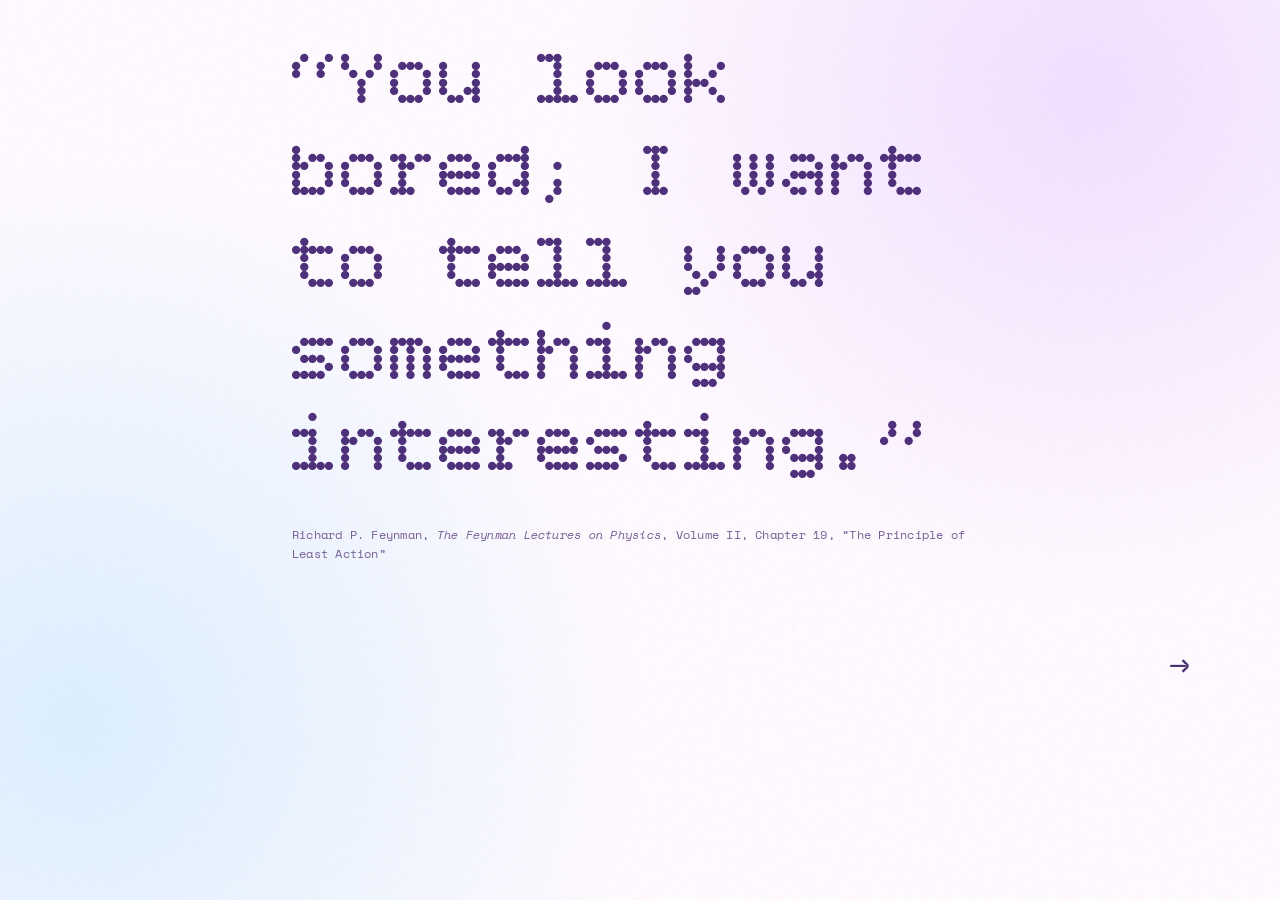
<file: index.html>
<!DOCTYPE html>
<html lang="en">
<head>
<meta charset="utf-8">
<meta name="viewport" content="width=device-width,initial-scale=1">
<title>ultraviolet lectures</title>
<link rel="stylesheet" href="style.css">
</head>
<body class="home1">
<div class="grain"></div>
<main>
<section class="field">
<article class="qbig">
<blockquote>“You look bored; I want to tell you something interesting.”</blockquote>
<div class="meta">Richard P. Feynman, <cite>The Feynman Lectures on Physics</cite>, Volume II, Chapter 19, “The Principle of Least Action”</div>
</article>
</section>
<nav class="pn home-pn">
<a class="right" href="index2.html">→</a>
</nav>
</main>
</body>
</html>
</file>
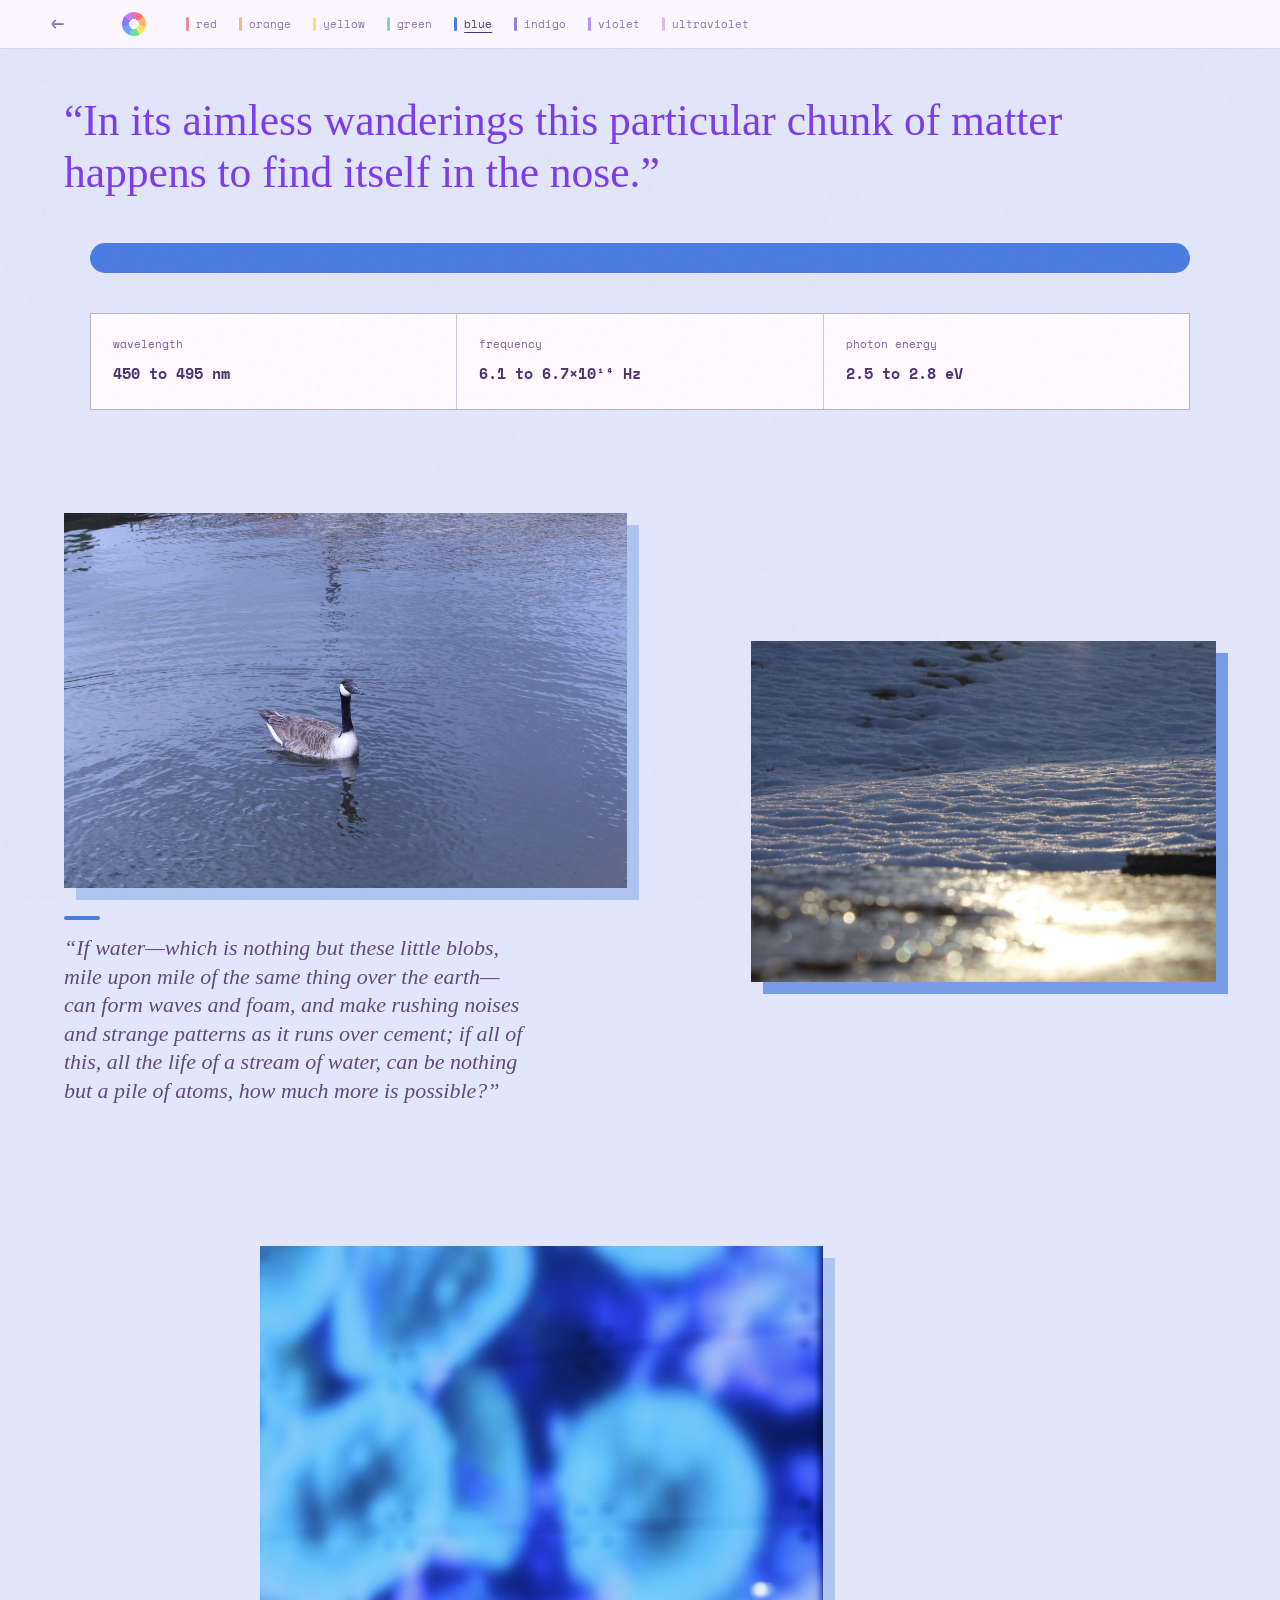
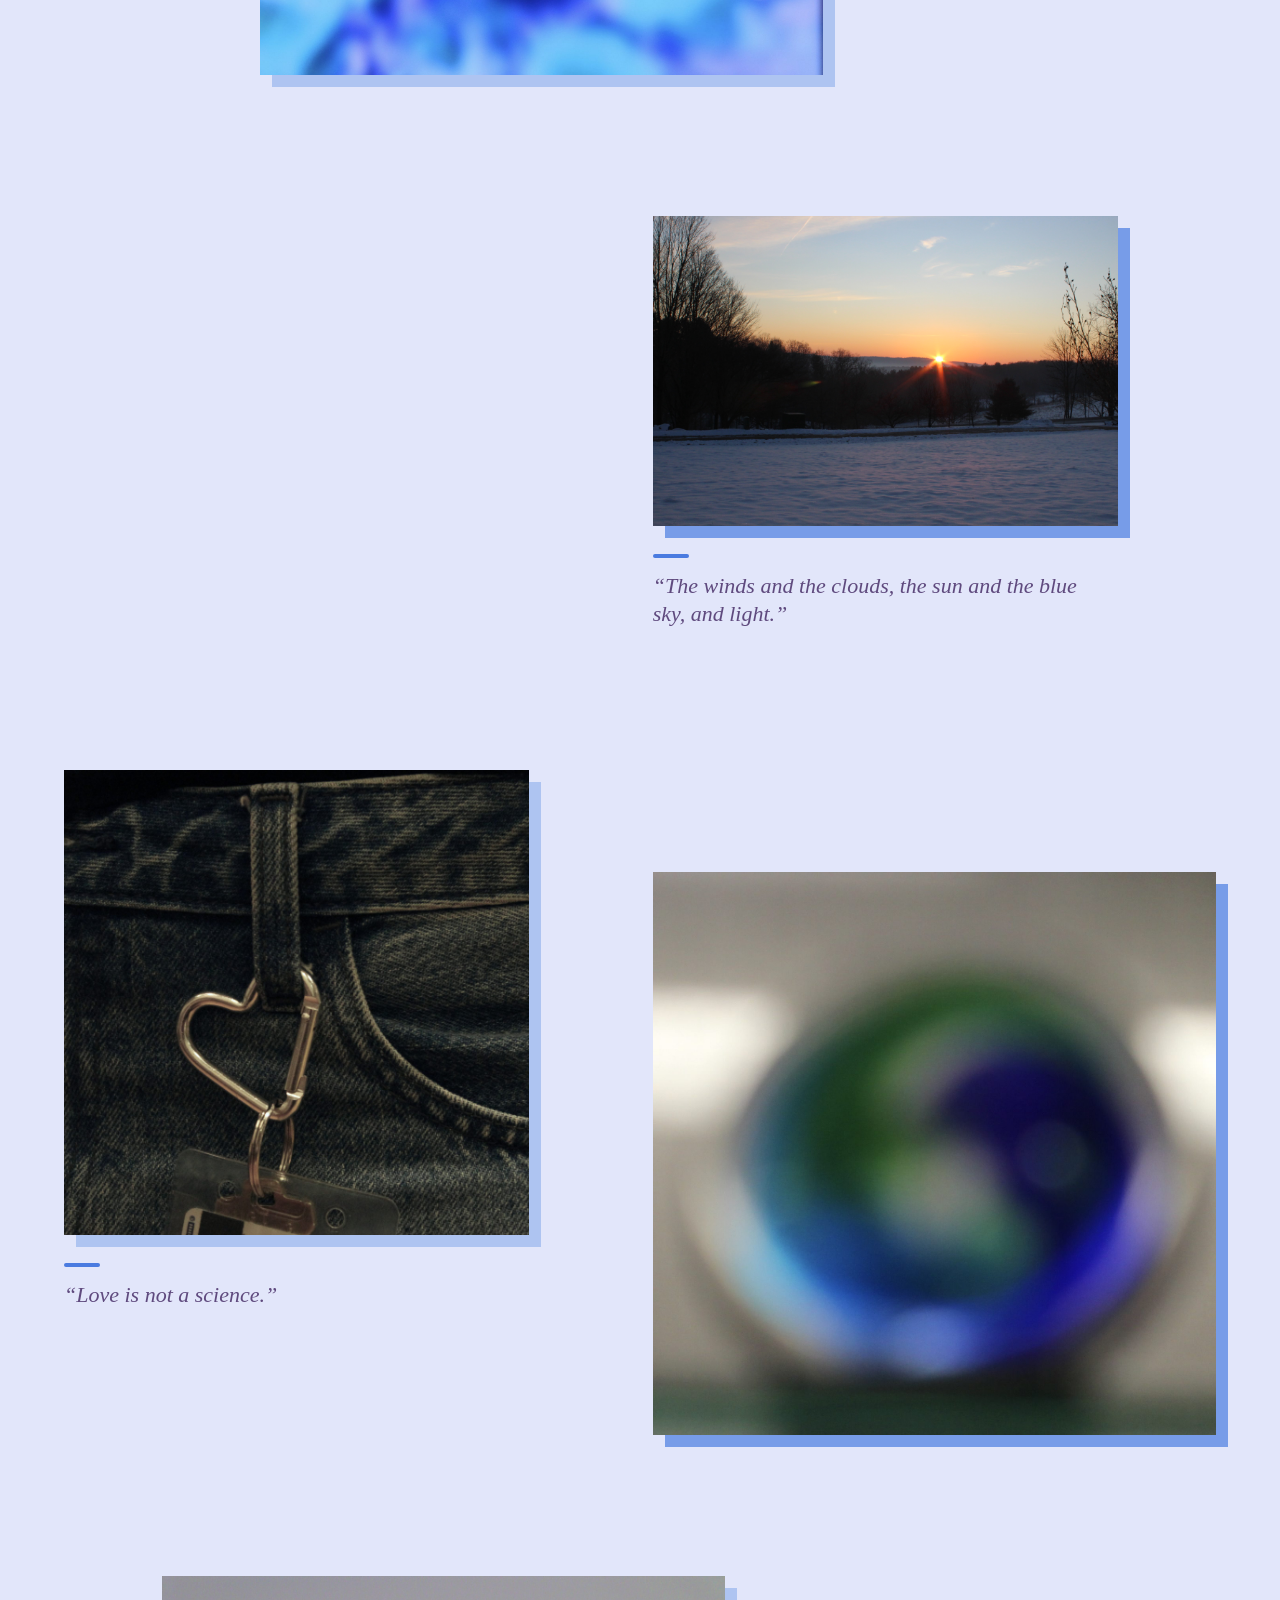
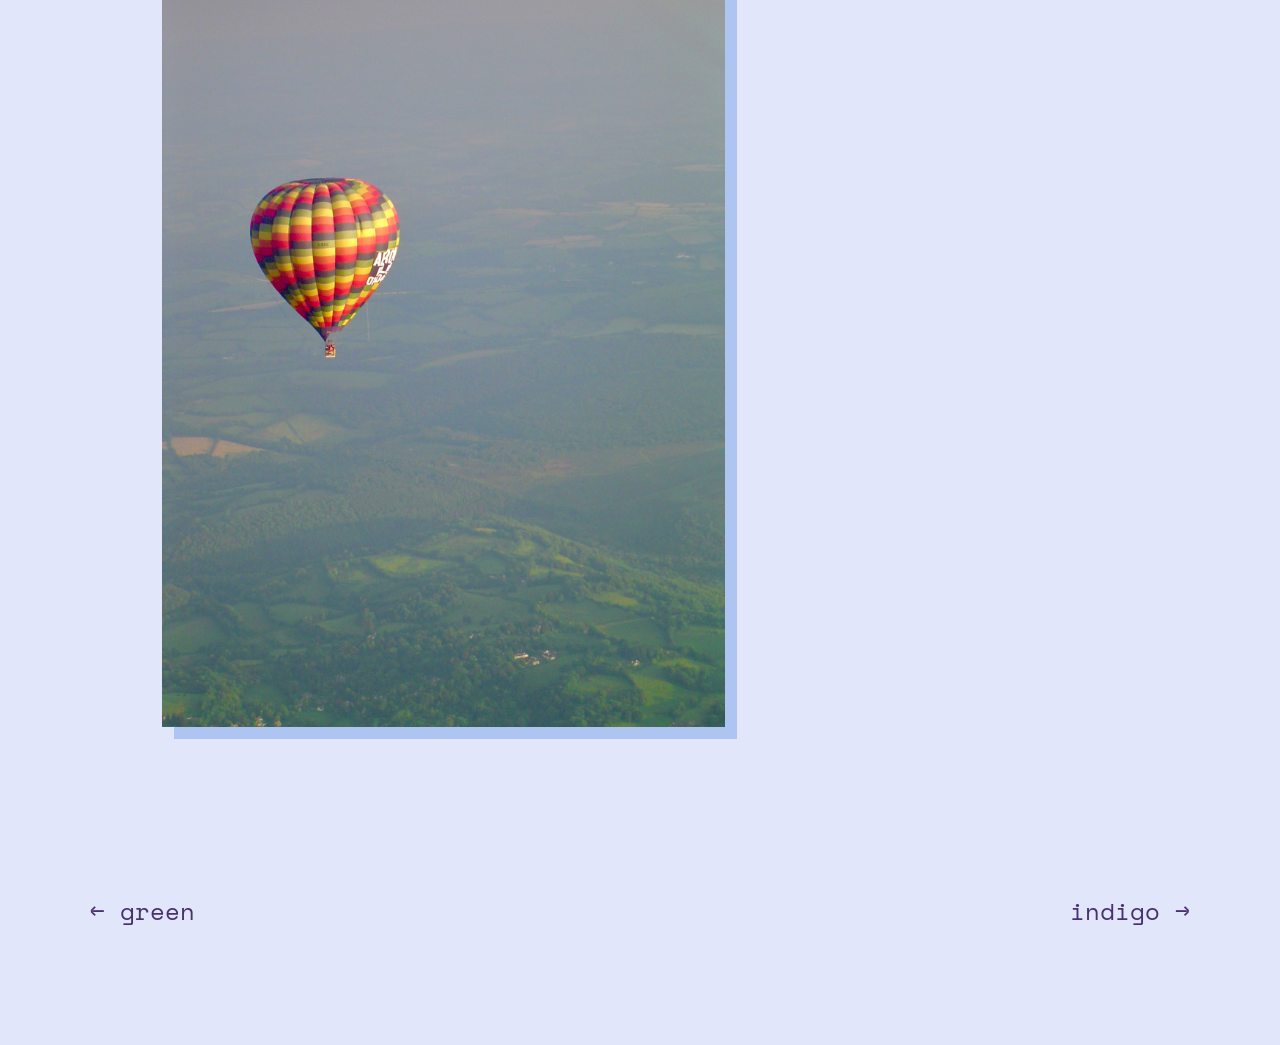
<file: blue.html>
<!DOCTYPE html>
<html lang="en">
<head>
<meta charset="utf-8">
<meta name="viewport" content="width=device-width,initial-scale=1">
<title>Blue: ultraviolet lectures</title>
<link rel="stylesheet" href="style.css">
</head>
<body class="band" style="--c:#4a7be0">
<div class="grain"></div>
<nav class="strip">
<a class="home" href="index2.html" title="Back to Home">←</a>
<a class="wheel" href="radiation.html" title="Radiation"></a>
<a href="red.html"><i style="background:#e0526a"></i>red</a>
<a href="orange.html"><i style="background:#f59a4b"></i>orange</a>
<a href="yellow.html"><i style="background:#f2d44e"></i>yellow</a>
<a href="green.html"><i style="background:#4fc08d"></i>green</a>
<a class="on" href="blue.html"><i style="background:#4a7be0"></i>blue</a>
<a href="indigo.html"><i style="background:#5a43b8"></i>indigo</a>
<a href="violet.html"><i style="background:#9b5ae0"></i>violet</a>
<a href="ultraviolet.html"><i style="background:#c4a2f0"></i>ultraviolet</a>
</nav>
<main>
<blockquote class="opening-quote">“In its aimless wanderings this particular chunk of matter happens to find itself in the nose.”</blockquote>

<section class="rail-wrap">
<div class="swatch"></div>
<div class="read three">
<div><span>wavelength</span><strong>450 to 495 nm</strong></div>
<div><span>frequency</span><strong>6.1 to 6.7×10¹⁴ Hz</strong></div>
<div><span>photon energy</span><strong>2.5 to 2.8 eV</strong></div>
</div>
</section>

<section class="notes">
<figure class="note">
<img src="images/duck.jpg" alt="duck.jpg" loading="lazy">
<figcaption>“If water—which is nothing but these little blobs, mile upon mile of the same thing over the earth—can form waves and foam, and make rushing noises and strange patterns as it runs over cement; if all of this, all the life of a stream of water, can be nothing but a pile of atoms, how much more is possible?”</figcaption>
</figure>
<figure class="note">
<img src="images/snow.jpg" alt="snow.jpg" loading="lazy">
</figure>
<figure class="note">
<img src="images/bect.jpg" alt="bect.jpg" loading="lazy">
</figure>
<figure class="note">
<img src="images/cold.JPG" alt="cold.JPG" loading="lazy">
<figcaption>“The winds and the clouds, the sun and the blue sky, and light.”</figcaption>
</figure>
<figure class="note">
<img src="images/love.jpg" alt="love.jpg" loading="lazy">
<figcaption>“Love is not a science.”</figcaption>
</figure>
<figure class="note">
<img src="images/flor.jpg" alt="flor.jpg" loading="lazy">
</figure>
<figure class="note">
<img src="images/balloon.jpg" alt="balloon.jpg" loading="lazy">
</figure>
</section>

<nav class="pn">
<a href="green.html">← green</a>
<a href="indigo.html">indigo →</a>
</nav>
</main>
</body>
</html>
</file>
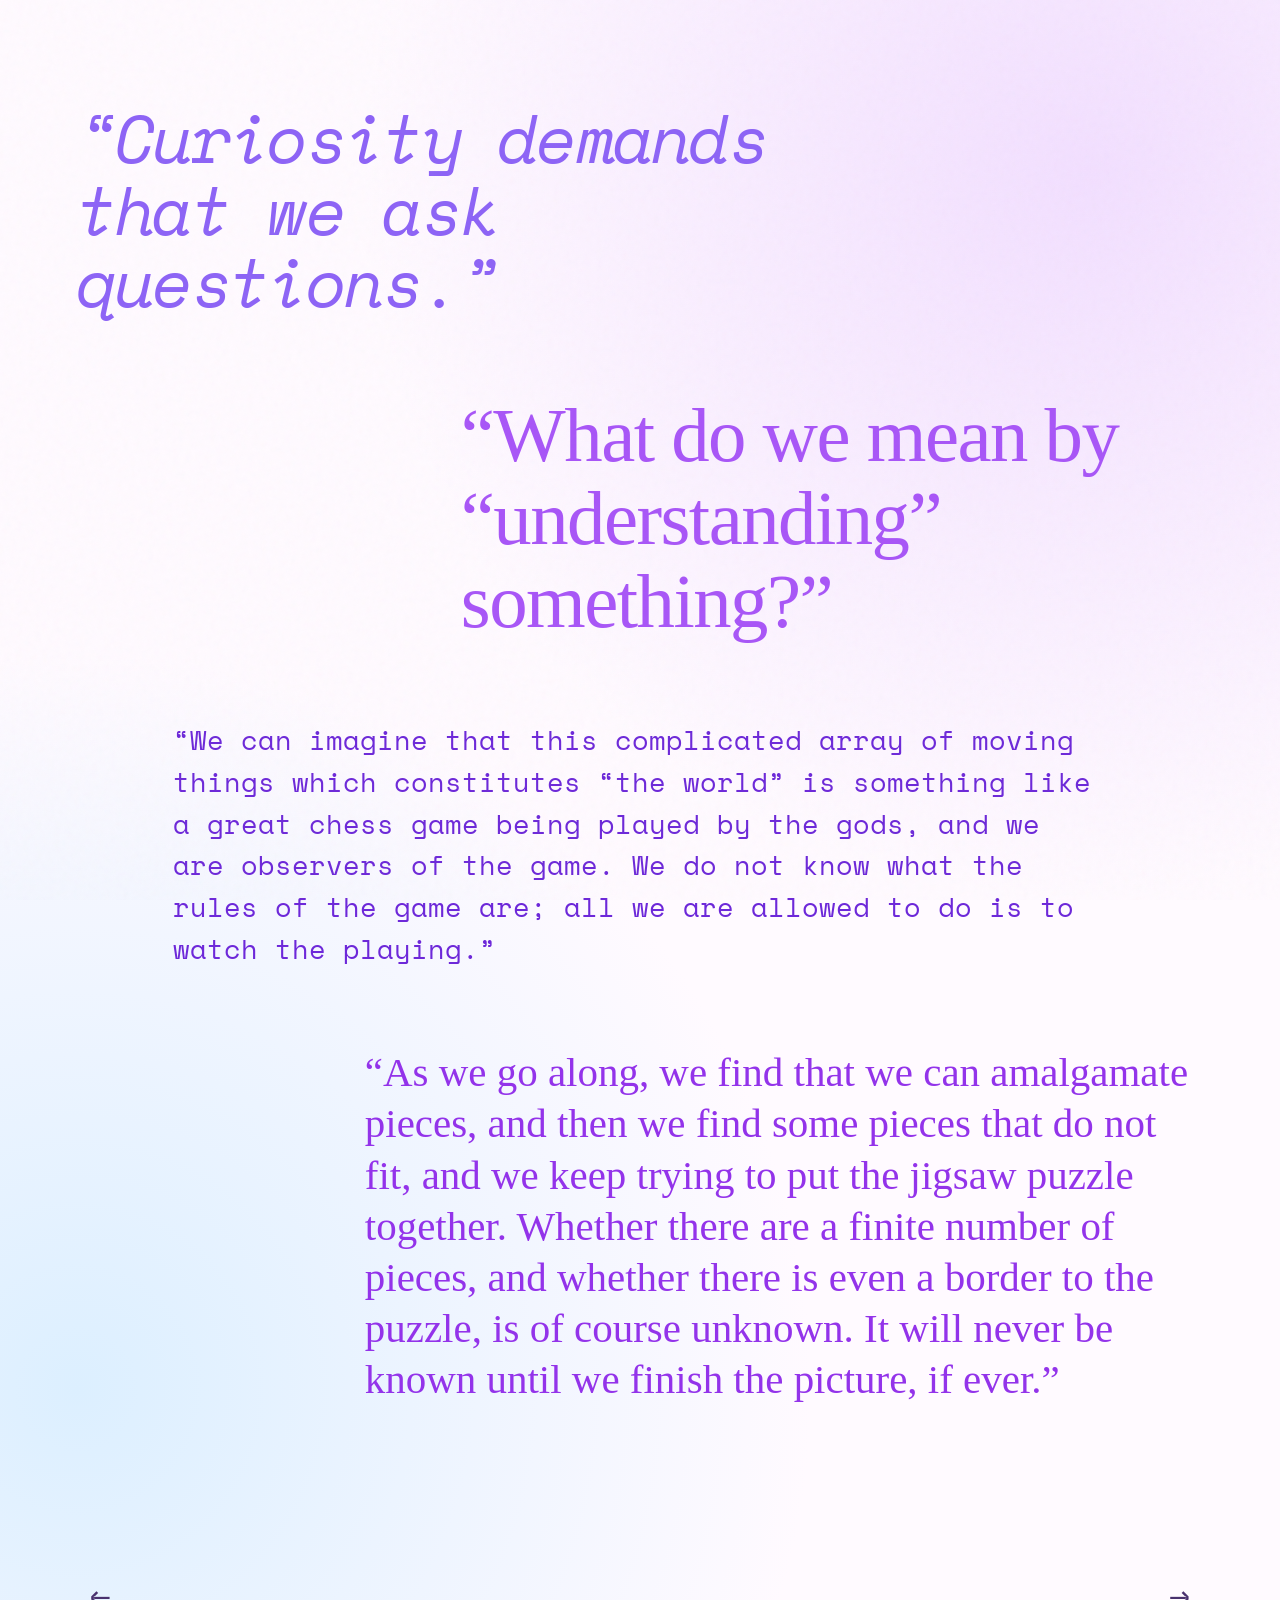
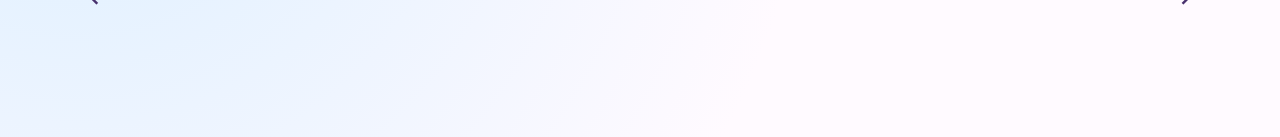
<file: index2.html>
<!DOCTYPE html>
<html lang="en">
<head>
<meta charset="utf-8">
<meta name="viewport" content="width=device-width,initial-scale=1">
<title>ultraviolet lectures</title>
<link rel="stylesheet" href="style.css">
</head>
<body class="home2">
<div class="grain"></div>
<main>
<section class="field">
<article class="qbig"><blockquote>“Curiosity demands that we ask questions.”</blockquote></article>
<article class="qbig"><blockquote>“What do we mean by “understanding” something?”</blockquote></article>
<article class="qbig"><blockquote>“We can imagine that this complicated array of moving things which constitutes “the world” is something like a great chess game being played by the gods, and we are observers of the game. We do not know what the rules of the game are; all we are allowed to do is to watch the playing.”</blockquote></article>
<article class="qbig"><blockquote>“As we go along, we find that we can amalgamate pieces, and then we find some pieces that do not fit, and we keep trying to put the jigsaw puzzle together. Whether there are a finite number of pieces, and whether there is even a border to the puzzle, is of course unknown. It will never be known until we finish the picture, if ever.”</blockquote></article>
</section>
<nav class="pn home-pn">
<a href="index.html">←</a>
<a href="radiation.html">→</a>
</nav>
</main>
</body>
</html>
</file>
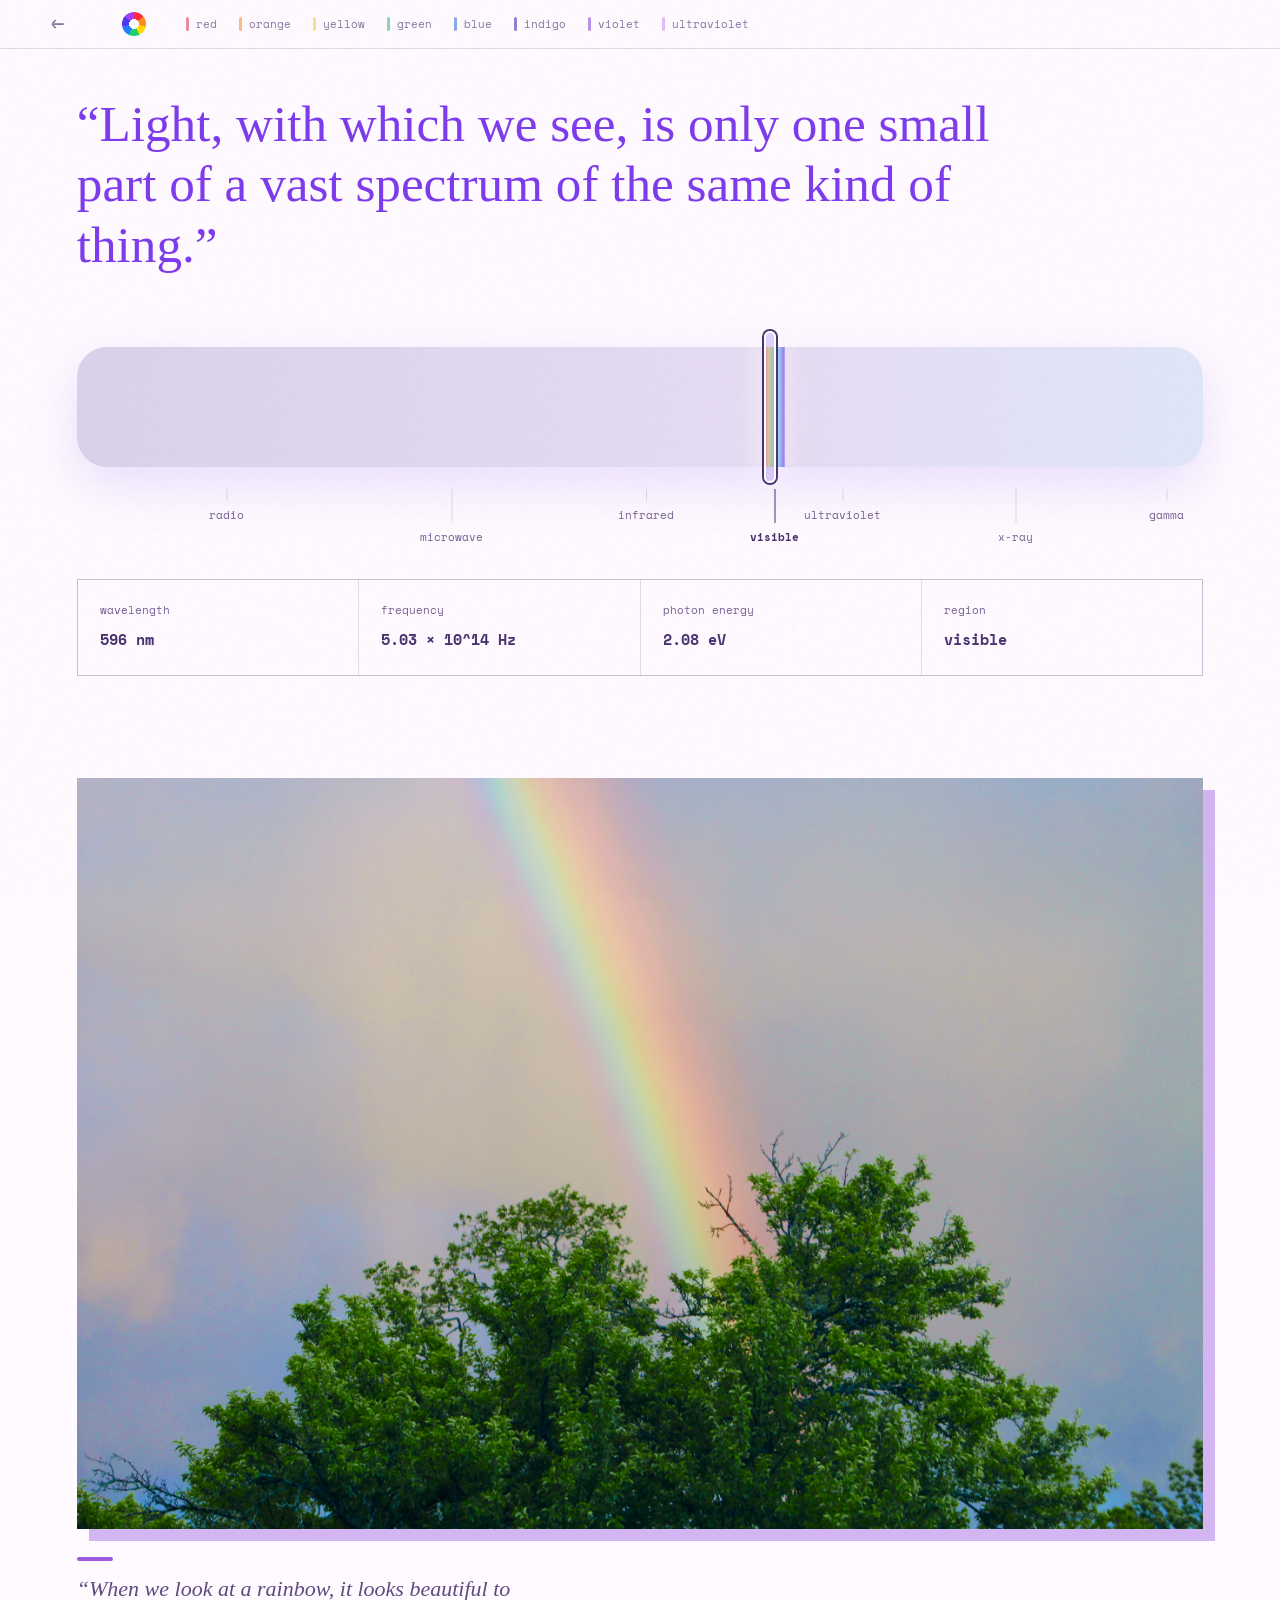
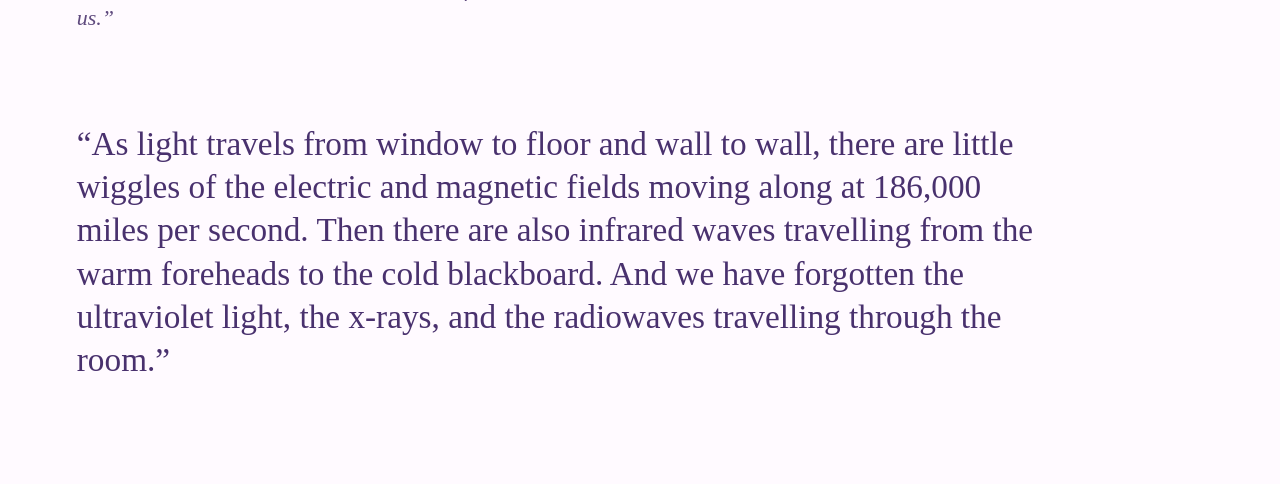
<file: radiation.html>
<!DOCTYPE html>
<html lang="en">
<head>
<meta charset="utf-8">
<meta name="viewport" content="width=device-width,initial-scale=1">
<title>radiation: ultraviolet lectures</title>
<link rel="stylesheet" href="style.css">
</head>
<body class="radiation">
<div class="grain"></div>
<nav class="strip">
<a class="home" href="index2.html" title="Back to Home">←</a>
<a class="wheel on" href="radiation.html" title="Radiation"></a>
<a href="red.html"><i style="background:#e0526a"></i>red</a>
<a href="orange.html"><i style="background:#f59a4b"></i>orange</a>
<a href="yellow.html"><i style="background:#f2d44e"></i>yellow</a>
<a href="green.html"><i style="background:#4fc08d"></i>green</a>
<a href="blue.html"><i style="background:#4a7be0"></i>blue</a>
<a href="indigo.html"><i style="background:#5a43b8"></i>indigo</a>
<a href="violet.html"><i style="background:#9b5ae0"></i>violet</a>
<a href="ultraviolet.html"><i style="background:#c4a2f0"></i>ultraviolet</a>
</nav>
<main>
<blockquote class="opening-quote">“Light, with which we see, is only one small part of a vast spectrum of the same kind of thing.”</blockquote>

<section class="rail-wrap">
<div class="rail" id="rail">
<div class="marker" id="marker"></div>
</div>
<div class="bands" id="bands">
<span data-r="radio" style="--x:13.3%">radio</span>
<span data-r="microwave" style="--x:33.3%" class="lo">microwave</span>
<span data-r="infrared" style="--x:50.5%">infrared</span>
<span data-r="visible" style="--x:61.9%" class="lo">visible</span>
<span data-r="ultraviolet" style="--x:68%">ultraviolet</span>
<span data-r="x-ray" style="--x:83.3%" class="lo">x-ray</span>
<span data-r="gamma" style="--x:96.7%">gamma</span>
</div>
<div class="read">
<div><span>wavelength</span><strong id="wl"></strong></div>
<div><span>frequency</span><strong id="fr"></strong></div>
<div><span>photon energy</span><strong id="en"></strong></div>
<div><span>region</span><strong id="rg"></strong></div>
</div>
</section>

<section class="spread">
<figure class="note">
<img src="images/rbow.JPG" alt="rainbow" loading="lazy">
<figcaption>“When we look at a rainbow, it looks beautiful to us.”</figcaption>
</figure>
</section>

<blockquote class="long">“As light travels from window to floor and wall to wall, there are little wiggles of the electric and magnetic fields moving along at 186,000 miles per second. Then there are also infrared waves travelling from the warm foreheads to the cold blackboard. And we have forgotten the ultraviolet light, the x-rays, and the radiowaves travelling through the room.”</blockquote>
</main>
<script>

// slider !!
var rail = document.getElementById('rail');
var marker = document.getElementById('marker');
var labels = document.querySelectorAll('#bands span');

function update(x) {
  // marker position (fractions, 0 to 1)
  var box = rail.getBoundingClientRect();
  var p = Math.min(1, Math.max(0, (x - box.left) / box.width));
  marker.style.left = p * 100 + '%';

  // logarithmic scale: 1000 m to 0.000000000001 m
  var wl = Math.pow(10, 3 - p * 15);                    // wavelength in metres
  var f = 299792458 / wl;                               // frequency in Hz
  var e = 6.62607015e-34 * f / 1.602176634e-19;         // energy in eV

  var val, unit;
  if (wl >= 1)         { val = wl;        unit = 'm'; }
  else if (wl >= 1e-3) { val = wl * 1e3;  unit = 'mm'; }
  else if (wl >= 1e-6) { val = wl * 1e6;  unit = 'µm'; }
  else if (wl >= 1e-9) { val = wl * 1e9;  unit = 'nm'; }
  else                 { val = wl * 1e12; unit = 'pm'; }

  var region;
  if (wl > 1)            region = 'radio';
  else if (wl > 1e-3)    region = 'microwave';
  else if (wl > 7e-7)    region = 'infrared';
  else if (wl >= 3.8e-7) region = 'visible';
  else if (wl >= 1e-8)   region = 'ultraviolet';
  else if (wl >= 1e-11)  region = 'x-ray';
  else                   region = 'gamma';

  document.getElementById('wl').textContent = (val >= 100 ? val.toFixed(0) : val.toPrecision(3)) + ' ' + unit;
  document.getElementById('fr').textContent = f.toExponential(2).replace('e+', ' × 10^') + ' Hz';
  document.getElementById('en').textContent = e < 1000 ? e.toFixed(e < 0.01 ? 5 : 2) + ' eV' : e.toExponential(2) + ' eV';
  document.getElementById('rg').textContent = region;

  // bold label for current region
  labels.forEach(function (l) { l.classList.toggle('on', l.dataset.r === region); });
}

rail.addEventListener('pointerdown', function (e) {
  rail.setPointerCapture(e.pointerId);
  update(e.clientX);
});
rail.addEventListener('pointermove', function (e) {
  if (e.buttons) update(e.clientX);
});

// starting position (visible light)
var start = rail.getBoundingClientRect();
update(start.left + start.width * 0.615);
</script>
</body>
</html>
</file>
<file: style.css>
@import url('https://fonts.googleapis.com/css2?family=Bitcount+Single:wght@400&family=Space+Mono:ital,wght@0,400;0,700;1,400&display=swap');

/* base */
:root {
  --ink: #49316e;
  --soft: #765f94;
  --paper: #fffaff;
  --violet: #8d63f6;
  --line: rgba(73, 49, 110, .16);
  --mono: 'Space Mono', monospace;
  --serif: "Century Schoolbook", "New Century Schoolbook", C059, "Century Schoolbook L", Georgia, serif;
  --disp: 'Bitcount Single', monospace;
}
* { box-sizing: border-box; }
html { scroll-behavior: smooth; }
body { margin: 0; background: var(--paper); color: var(--ink); font: 400 17px/1.6 var(--serif); overflow-x: hidden; }
a { color: inherit; text-decoration: none; }
a:focus-visible { outline: 2px solid var(--violet); outline-offset: 3px; }

/* grainy bq */
.grain {
  position: fixed; inset: 0; pointer-events: none; z-index: 50; opacity: .045;
  background-image: url("data:image/svg+xml,%3Csvg viewBox='0 0 180 180' xmlns='http://www.w3.org/2000/svg'%3E%3Cfilter id='n'%3E%3CfeTurbulence type='fractalNoise' baseFrequency='.8' numOctaves='4' stitchTiles='stitch'/%3E%3C/filter%3E%3Crect width='100%25' height='100%25' filter='url(%23n)' opacity='.7'/%3E%3C/svg%3E");
}

/* links */
.pn { display: flex; justify-content: space-between; padding: 3vw 7vw 9vw; font: 24px var(--mono); }
.pn a:hover { text-decoration: underline; }
.pn .right { margin-left: auto; }

/* navbar */
.strip {
  position: sticky; top: 0; z-index: 40;
  display: flex; align-items: center; gap: 8px 22px; overflow-x: auto; white-space: nowrap;
  padding: 12px 4vw; border-bottom: 1px solid var(--line);
  font: 11px var(--mono);
  background: rgba(255, 250, 255, .88); backdrop-filter: blur(16px);
}
.strip a { display: flex; align-items: center; gap: 7px; opacity: .65; }
.strip a:hover, .strip a.on { opacity: 1; }
.strip a.on { text-decoration: underline; text-underline-offset: 4px; }
.strip i { width: 3px; height: 14px; border-radius: 2px; }
.strip .home { padding-right: 18px; font-size: 22px; line-height: 1; }
.strip .wheel {
  flex: none; width: 24px; height: 24px; margin: 0 18px; border-radius: 50%;
  background: radial-gradient(var(--paper) 28%, transparent 30%),
    conic-gradient(#ff2a44 0 14.3%, #ff8c1a 0 28.6%, #ffd90a 0 42.9%, #19d26b 0 57.1%, #1f7bff 0 71.4%, #4a35f0 0 85.7%, #a53df5 0);
}

/* indexes */
.home1, .home2 {
  position: relative; min-height: 100vh;
  background: radial-gradient(circle at 85% 10%, #f2dfff, transparent 38%),
              radial-gradient(circle at 6% 80%, #dcefff, transparent 40%),
              var(--paper);
}
.home-main { position: relative; z-index: 1; min-height: 100vh; display: flex; flex-direction: column; justify-content: flex-end; }
.home-pn { width: 100%; margin-top: auto; padding-top: 3vw; font-size: 34px; }
.qbig blockquote { margin: 0 0 22px; }
.qbig .meta { font: 12px/1.6 var(--mono); letter-spacing: .02em; color: var(--soft); }

/* index */
.home1 .field { flex: 1; display: flex; align-items: center; justify-content: center; padding: 3vw 5vw; }
.home1 .qbig { --fs: clamp(34px, min(6.4vw, 9.4vmin), 96px); width: calc(var(--fs) * 8.5); max-width: 100%; }
.home1 blockquote { font: 400 var(--fs)/1.12 var(--disp); color: #4d2f7a; }
.home1 .meta { margin-top: 28px; }

/* index2 */
.home2 .field { display: grid; grid-template-columns: repeat(12, 1fr); gap: 6vw 2vw; padding: 8vw 6vw 10vw; }
.home2 blockquote { margin: 0; font: 400 clamp(24px, 3.2vw, 44px)/1.25 var(--serif); color: #7c3aed; }
.home2 .qbig:nth-of-type(1) { grid-column: 1 / 10; }
.home2 .qbig:nth-of-type(2) { grid-column: 5 / -1; }
.home2 .qbig:nth-of-type(3) { grid-column: 2 / 12; }
.home2 .qbig:nth-of-type(4) { grid-column: 4 / -1; }
.home2 .qbig:nth-of-type(1) blockquote { font: italic clamp(32px, 5.2vw, 76px)/1.08 var(--mono); letter-spacing: -.04em; color: #8d63f6; }
.home2 .qbig:nth-of-type(2) blockquote { font-size: clamp(36px, 6vw, 88px); line-height: 1.08; letter-spacing: -.02em; color: #a855f7; }
.home2 .qbig:nth-of-type(3) blockquote { font: 400 clamp(17px, 2.1vw, 28px)/1.55 var(--mono); color: #6d28d9; }
.home2 .qbig:nth-of-type(4) blockquote { color: #9333ea; }

/* slider!! */
.rail-wrap { padding: 3vw 7vw; }
.radiation .rail-wrap { padding: 4vw 6vw 2vw; }
.rail {
  position: relative; height: 120px; margin-top: 14px; border-radius: 30px;
  cursor: ew-resize; touch-action: none;
  background: linear-gradient(90deg, #d9d2ea, #e6dcf3 60.9%, #ff7d9a 61%, #f5e77b 61.4%, #6dd9f1 62.2%, #8b55e9 62.8%, #e6dcf3 62.9%, #e0e6f8);
  box-shadow: 0 18px 50px rgba(141, 99, 246, .18);
}
.marker {
  position: absolute; top: -16px; left: 61.5%; width: 12px; height: 152px; transform: translateX(-50%);
  border: 2px solid #fff; border-radius: 8px; background: rgba(141, 99, 246, .25);
  box-shadow: 0 0 0 2px var(--ink), 0 0 30px #fff;
}

/* labels */
.bands { position: relative; height: 62px; margin-top: 22px; font: 11px var(--mono); }
.bands span { position: absolute; top: 0; left: var(--x); transform: translateX(-50%); padding-top: 18px; color: var(--soft); transition: color .2s; }
.bands span::before { content: ""; position: absolute; top: 0; left: 50%; width: 1px; height: 12px; background: var(--line); }
.bands .lo { padding-top: 40px; }
.bands .lo::before { height: 34px; }
.bands .on { color: var(--ink); font-weight: 700; }
.bands .on::before { background: var(--ink); }

.read { display: grid; grid-template-columns: repeat(4, 1fr); gap: 1px; margin-top: 40px; background: var(--line); border: 1px solid var(--line); }
.radiation .read { margin-top: 28px; }
.read.three { grid-template-columns: repeat(3, 1fr); }
.read div { background: var(--paper); padding: 22px; }
.read span { display: block; margin-bottom: 8px; font: 11px var(--mono); color: var(--soft); }
.read strong { font: 700 15px var(--mono); }

.radiation .opening-quote { margin: 3vw 6vw 0; font-size: clamp(26px, 4vw, 56px); line-height: 1.18; }
.spread { --c: #9b5ae0; padding: 6vw 6vw 7vw; }
.long { max-width: 980px; margin: 0 6vw 8vw; font: clamp(22px, 2.6vw, 36px)/1.3 var(--serif); }

/* colors */
body.band { background: color-mix(in srgb, var(--c) 16%, var(--paper)); }
.opening-quote { margin: 3vw 5vw 0; padding: .5vw 0; max-width: 1000px; font: clamp(24px, 3.4vw, 48px)/1.2 var(--serif); color: #7c3aed; }
.swatch { height: 30px; border-radius: 30px; background: var(--c); }

.notes { padding: 5vw 5vw 10vw; }
.note { margin: 0; }
.note img { display: block; width: 100%; height: auto; }
.notes figure:nth-of-type(odd) img, .spread img { box-shadow: 12px 12px 0 color-mix(in srgb, var(--c) 45%, #fff); }
.notes figure:nth-of-type(even) img { box-shadow: 12px 12px 0 color-mix(in srgb, var(--c) 75%, #fff); }
.note figcaption { margin-top: 28px; max-width: 460px; font: italic 22px/1.3 var(--serif); color: #5f4a7e; }
.note figcaption::before { content: ""; display: block; width: 36px; height: 4px; margin-bottom: 14px; border-radius: 4px; background: var(--c); }

/* uv quote */
.pull { padding: 2vw 0; font: italic clamp(26px, 3.4vw, 46px)/1.2 var(--serif); color: #67458e; }

/* desktop view */
@media (min-width: 761px) {
  .notes { display: grid; grid-template-columns: repeat(12, 1fr); gap: 11vw 2vw; align-items: start; }
  .notes figure:nth-of-type(1) { grid-column: 1 / 7; }
  .notes figure:nth-of-type(2) { grid-column: 8 / 13; margin-top: 10vw; }
  .notes figure:nth-of-type(3) { grid-column: 3 / 9; }
  .notes figure:nth-of-type(4) { grid-column: 7 / 12; }
  .notes figure:nth-of-type(5) { grid-column: 1 / 6; }
  .notes figure:nth-of-type(6) { grid-column: 7 / 13; margin-top: 8vw; }
  .notes figure:nth-of-type(7) { grid-column: 2 / 8; }
  .pull { grid-column: 4 / 12; }
}

/* mobile view */
@media (max-width: 760px) {
  .read, .read.three { grid-template-columns: 1fr; }
  .notes .note { margin-bottom: 16vw; }
  .home2 .field { display: block; }
  .home2 .qbig { margin-bottom: 12vw; }
  .bands span { font-size: 10px; }
}

@media (prefers-reduced-motion: reduce) {
  html { scroll-behavior: auto; }
}
</file>
